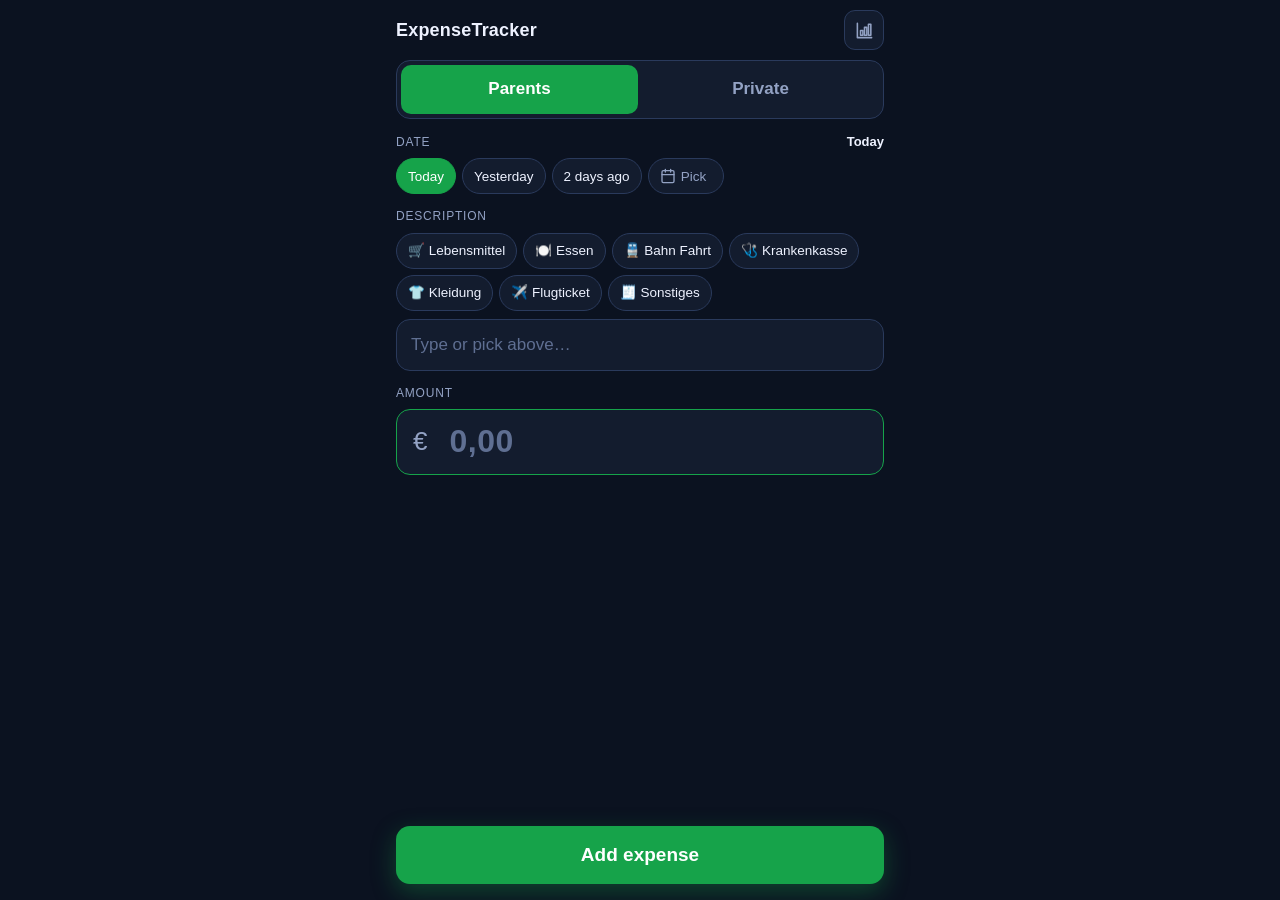
<file: index.html>
<!DOCTYPE html>
<html lang="en">
<head>
  <meta charset="UTF-8" />
  <meta name="viewport" content="width=device-width, initial-scale=1.0, viewport-fit=cover, maximum-scale=1.0, user-scalable=no" />
  <meta name="theme-color" content="#0b1220" />
  <meta name="apple-mobile-web-app-capable" content="yes" />
  <meta name="apple-mobile-web-app-status-bar-style" content="black-translucent" />
  <meta name="apple-mobile-web-app-title" content="Expenses" />
  <title>ExpenseTracker</title>
  <link rel="manifest" href="manifest.webmanifest" />
  <link rel="icon" href="icons/favicon-32.png" sizes="32x32" />
  <link rel="apple-touch-icon" href="icons/apple-touch-icon.png" />
  <link rel="stylesheet" href="styles.css" />
</head>
<body>
  <div class="app">
    <header class="topbar">
      <h1>ExpenseTracker</h1>
      <div class="topbar-right">
        <a href="stats.html" class="iconbtn" title="Statistics" aria-label="Statistics">
          <svg viewBox="0 0 24 24" fill="none" stroke="currentColor" stroke-width="2" stroke-linecap="round" stroke-linejoin="round"><path d="M3 3v18h18"/><rect x="7" y="12" width="3" height="6"/><rect x="12" y="8" width="3" height="10"/><rect x="17" y="4" width="3" height="14"/></svg>
        </a>
      </div>
    </header>

    <form id="form" class="form" autocomplete="off">
      <!-- 0. Classification -->
      <div class="segment" role="radiogroup" aria-label="Whose expense">
        <input type="radio" name="klass" id="k-parents" value="parents" checked />
        <label for="k-parents">Parents</label>
        <input type="radio" name="klass" id="k-private" value="private" />
        <label for="k-private">Private</label>
      </div>

      <!-- 1. Date -->
      <section class="block">
        <div class="block-head">
          <span class="label">Date</span>
          <span class="date-display" id="dateDisplay">Today</span>
        </div>
        <div class="chips" id="dateChips">
          <button type="button" class="chip" data-days="0">Today</button>
          <button type="button" class="chip" data-days="-1">Yesterday</button>
          <button type="button" class="chip" data-days="-2">2 days ago</button>
          <label class="chip chip-cal" for="date">
            <svg viewBox="0 0 24 24" width="16" height="16" fill="none" stroke="currentColor" stroke-width="2" stroke-linecap="round" stroke-linejoin="round"><rect x="3" y="4" width="18" height="18" rx="2"/><path d="M16 2v4M8 2v4M3 10h18"/></svg>
            Pick
          </button>
          <input type="date" id="date" name="date" />
        </div>
      </section>

      <!-- 2. Description -->
      <section class="block">
        <div class="block-head">
          <span class="label">Description</span>
        </div>
        <div class="chips" id="descChips"></div>
        <input type="text" id="desc" name="desc" placeholder="Type or pick above…" list="descHistory" enterkeyhint="next" />
        <datalist id="descHistory"></datalist>
      </section>

      <!-- 3. Amount -->
      <section class="block">
        <div class="block-head">
          <span class="label">Amount</span>
        </div>
        <div class="amount">
          <span class="cur">€</span>
          <input type="text" id="amount" name="amount" inputmode="decimal" placeholder="0,00"
                 pattern="[0-9]*[.,]?[0-9]*" enterkeyhint="done" autocomplete="off" />
        </div>
      </section>

      <div class="spacer"></div>

      <button type="submit" id="submit" class="submit" aria-describedby="syncText">Add expense</button>
      <span id="syncText" class="sr-only"></span>
    </form>

    <section class="recent" id="recentWrap" hidden>
      <div class="recent-head">
        <span class="label">Recent</span>
        <button type="button" id="clearRecent" class="link">clear list</button>
      </div>
      <ul id="recent"></ul>
    </section>
  </div>

  <div id="toast" class="toast" role="status" aria-live="polite"></div>

  <script src="config.js"></script>
  <script src="app.js"></script>
</body>
</html>
</file>
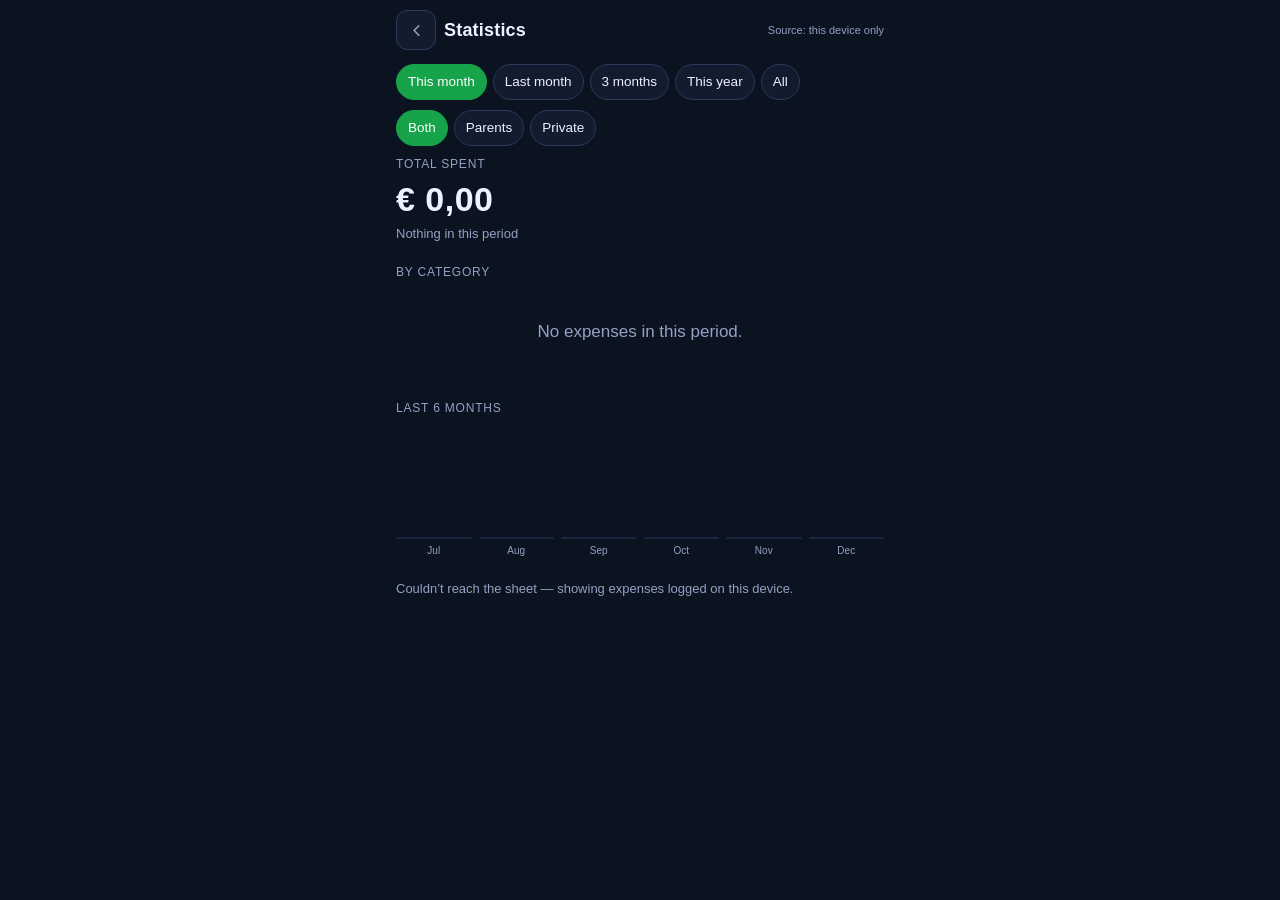
<file: stats.html>
<!DOCTYPE html>
<html lang="en">
<head>
  <meta charset="UTF-8" />
  <meta name="viewport" content="width=device-width, initial-scale=1.0, viewport-fit=cover" />
  <meta name="theme-color" content="#0b1220" />
  <meta name="apple-mobile-web-app-capable" content="yes" />
  <meta name="apple-mobile-web-app-status-bar-style" content="black-translucent" />
  <title>ExpenseTracker · Stats</title>
  <link rel="manifest" href="manifest.webmanifest" />
  <link rel="icon" href="icons/favicon-32.png" sizes="32x32" />
  <link rel="apple-touch-icon" href="icons/apple-touch-icon.png" />
  <link rel="stylesheet" href="styles.css" />
</head>
<body>
  <div class="app">
    <header class="topbar">
      <div class="topbar-right">
        <a href="index.html" class="iconbtn" title="Back" aria-label="Back to entry">
          <svg viewBox="0 0 24 24" fill="none" stroke="currentColor" stroke-width="2" stroke-linecap="round" stroke-linejoin="round"><path d="M15 18l-6-6 6-6"/></svg>
        </a>
        <h1>Statistics</h1>
      </div>
      <div class="source" id="source">…</div>
    </header>

    <div class="filters">
      <div class="chips" id="periodChips">
        <button type="button" class="chip" data-period="month">This month</button>
        <button type="button" class="chip" data-period="lastmonth">Last month</button>
        <button type="button" class="chip" data-period="3mo">3 months</button>
        <button type="button" class="chip" data-period="year">This year</button>
        <button type="button" class="chip" data-period="all">All</button>
      </div>
      <div class="chips" id="klassChips">
        <button type="button" class="chip" data-klass="all">Both</button>
        <button type="button" class="chip" data-klass="parents">Parents</button>
        <button type="button" class="chip" data-klass="private">Private</button>
      </div>
    </div>

    <section>
      <span class="label">Total spent</span>
      <div class="stat-big" id="total">–</div>
      <div class="stat-sub" id="totalSub"></div>
    </section>

    <section class="stats-section">
      <span class="label">By category</span>
      <div id="pie" class="pie-wrap"></div>
    </section>

    <section class="stats-section">
      <span class="label">Last 6 months</span>
      <div class="months" id="byMonth"></div>
    </section>

    <p class="stat-sub" id="hint" style="margin-top:22px"></p>
  </div>

  <div id="toast" class="toast" role="status" aria-live="polite"></div>

  <script src="config.js"></script>
  <script src="stats.js"></script>
</body>
</html>
</file>
<file: styles.css>
:root {
  --bg: #0b1220;
  --surface: #131c2e;
  --surface-2: #1b2740;
  --line: #2a3a5c;
  --text: #eef2ff;
  --muted: #93a2c4;
  --accent: #16a34a;
  --accent-press: #128a3f;
  --warn: #f59e0b;
  --danger: #ef4444;
  --radius: 14px;
  --tap: 52px;
}

* { box-sizing: border-box; -webkit-tap-highlight-color: transparent; }

html, body {
  margin: 0;
  background: var(--bg);
  color: var(--text);
  font-family: -apple-system, BlinkMacSystemFont, "Segoe UI", Roboto, Helvetica, Arial, sans-serif;
  font-size: 17px;
  line-height: 1.35;
  overscroll-behavior-y: none;
}

.app {
  max-width: 520px;
  margin: 0 auto;
  min-height: 100dvh;
  display: flex;
  flex-direction: column;
  padding: max(10px, env(safe-area-inset-top)) 16px calc(16px + env(safe-area-inset-bottom));
}

/* ---- top bar ---- */
.topbar {
  display: flex;
  align-items: center;
  justify-content: space-between;
  margin-bottom: 10px;
}
.topbar h1 {
  font-size: 18px;
  font-weight: 700;
  margin: 0;
  letter-spacing: 0.2px;
}
.sr-only {
  position: absolute; width: 1px; height: 1px; padding: 0; margin: -1px;
  overflow: hidden; clip: rect(0, 0, 0, 0); white-space: nowrap; border: 0;
}

/* ---- form ---- */
.form { display: flex; flex-direction: column; gap: 14px; flex: 1; }

.label { font-size: 12px; text-transform: uppercase; letter-spacing: .8px; color: var(--muted); }

.block { display: flex; flex-direction: column; gap: 8px; }
.block-head { display: flex; align-items: baseline; justify-content: space-between; }
.date-display { font-size: 13px; color: var(--text); font-weight: 600; }

/* ---- segmented control ---- */
.segment {
  display: grid;
  grid-template-columns: 1fr 1fr;
  background: var(--surface);
  border: 1px solid var(--line);
  border-radius: var(--radius);
  padding: 4px;
  gap: 4px;
}
.segment input { position: absolute; opacity: 0; pointer-events: none; }
.segment label {
  text-align: center;
  padding: 13px 0;
  border-radius: 10px;
  font-weight: 600;
  color: var(--muted);
  cursor: pointer;
  transition: background .15s, color .15s;
}
.segment input:checked + label { background: var(--accent); color: #fff; }
.segment input:focus-visible + label { outline: 2px solid #fff; outline-offset: 2px; }

/* ---- chips ---- */
.chips { display: flex; flex-wrap: wrap; gap: 6px; }
.chip {
  min-height: 36px;
  padding: 0 11px;
  display: inline-flex;
  align-items: center;
  gap: 5px;
  background: var(--surface);
  border: 1px solid var(--line);
  color: var(--text);
  border-radius: 999px;
  font-size: 13.5px;
  line-height: 1;
  cursor: pointer;
}
.chip:active { background: var(--surface-2); }
.chip.is-active { background: var(--accent); border-color: var(--accent); color: #fff; }
.chip-cal { color: var(--muted); }
#date {
  /* kept in the DOM for the native picker, visually collapsed into the "Pick" chip */
  width: 1px; height: 1px; opacity: 0; padding: 0; border: 0; margin: 0;
}

/* ---- text input ---- */
input[type="text"] {
  width: 100%;
  min-height: var(--tap);
  background: var(--surface);
  border: 1px solid var(--line);
  border-radius: var(--radius);
  color: var(--text);
  padding: 0 14px;
  font-size: 17px;
}
input[type="text"]:focus { outline: none; border-color: var(--accent); }
input::placeholder { color: #5f6f92; }

/* ---- amount ---- */
.amount {
  display: flex;
  align-items: center;
  background: var(--surface);
  border: 1px solid var(--line);
  border-radius: var(--radius);
  padding: 0 16px;
}
.amount:focus-within { border-color: var(--accent); }
.amount .cur { font-size: 26px; color: var(--muted); margin-right: 8px; }
.amount input {
  flex: 1;
  min-height: 64px;
  background: transparent;
  border: 0;
  color: var(--text);
  font-size: 32px;
  font-weight: 700;
  letter-spacing: .5px;
}
.amount input:focus { outline: none; }

.spacer { flex: 1; min-height: 8px; }

/* ---- submit / sync status: the button's colour IS the sync status ---- */
.submit {
  position: sticky;
  bottom: calc(8px + env(safe-area-inset-bottom));
  min-height: 58px;
  border: 0;
  border-radius: var(--radius);
  background: var(--accent);
  color: #fff;
  font-size: 19px;
  font-weight: 700;
  cursor: pointer;
  box-shadow: 0 8px 24px rgba(22, 163, 74, .35);
  transition: background .25s, box-shadow .25s;
}
.submit.is-ok   { background: var(--accent); box-shadow: 0 8px 24px rgba(22, 163, 74, .35); }
.submit.is-wait { background: var(--warn);   box-shadow: 0 8px 24px rgba(245, 158, 11, .35); }
.submit.is-off  { background: var(--danger); box-shadow: 0 8px 24px rgba(239, 68, 68, .35); }
.submit:active { filter: brightness(.88); transform: translateY(1px); }
.submit:disabled { opacity: .55; box-shadow: none; }
.submit.flash { animation: flash .4s ease; }
@keyframes flash { 0%{background:#22c55e} 100%{background:var(--accent)} }

/* ---- recent ---- */
.recent { margin-top: 18px; }
.recent-head { display: flex; justify-content: space-between; align-items: center; margin-bottom: 8px; }
.link { background: none; border: 0; color: var(--muted); font-size: 12px; text-decoration: underline; cursor: pointer; }
#recent { list-style: none; margin: 0; padding: 0; display: flex; flex-direction: column; gap: 8px; }
#recent li {
  display: flex;
  align-items: center;
  gap: 10px;
  background: var(--surface);
  border: 1px solid var(--line);
  border-radius: 12px;
  padding: 10px 12px;
  font-size: 14px;
}
#recent .r-main { flex: 1; min-width: 0; }
#recent .r-desc { font-weight: 600; white-space: nowrap; overflow: hidden; text-overflow: ellipsis; }
#recent .r-meta { color: var(--muted); font-size: 12px; }
#recent .r-amt { font-weight: 700; white-space: nowrap; }
#recent .r-tag { font-size: 10px; text-transform: uppercase; letter-spacing: .5px; padding: 2px 6px; border-radius: 6px; background: var(--surface-2); color: var(--muted); }
#recent .r-undo { background: none; border: 1px solid var(--line); color: var(--text); border-radius: 8px; padding: 6px 10px; font-size: 12px; cursor: pointer; }
#recent li.is-pending { border-color: #f59e0b55; }
#recent li.is-sent .r-undo { display: none; }
#recent li.is-error { border-color: var(--danger); }

/* ---- toast ---- */
.toast {
  position: fixed;
  left: 50%;
  bottom: calc(84px + env(safe-area-inset-bottom));
  transform: translateX(-50%) translateY(20px);
  background: #0f172a;
  border: 1px solid var(--line);
  color: var(--text);
  padding: 10px 16px;
  border-radius: 999px;
  font-size: 14px;
  opacity: 0;
  pointer-events: none;
  transition: opacity .2s, transform .2s;
  z-index: 50;
}
.toast.show { opacity: 1; transform: translateX(-50%) translateY(0); }
.toast.err { border-color: var(--danger); }

/* ---- top bar right cluster: two square buttons ---- */
.topbar-right { display: flex; align-items: center; gap: 8px; }
.iconbtn {
  display: inline-flex; align-items: center; justify-content: center;
  width: 40px; height: 40px;
  border-radius: 11px;
  background: var(--surface); border: 1px solid var(--line);
  color: var(--muted); text-decoration: none; flex: none;
}
.iconbtn svg { width: 19px; height: 19px; }
.iconbtn:active { background: var(--surface-2); }

/* ---- stats page ---- */
.source { font-size: 11px; color: var(--muted); text-align: right; max-width: 45vw; }
.filters { display: flex; flex-direction: column; gap: 10px; margin: 4px 0 6px; }
.stat-big { font-size: 34px; font-weight: 800; letter-spacing: .5px; margin-top: 2px; }
.stat-sub { color: var(--muted); font-size: 13px; margin-top: 2px; }
.stats-section { margin-top: 22px; }
.stats-section > .label { display: block; margin-bottom: 6px; }

/* donut chart + legend */
.pie-wrap { display: flex; flex-direction: column; align-items: center; gap: 16px; }
.pie-inner { width: 190px; max-width: 62%; }
.donut { width: 100%; height: auto; display: block; }
.donut-total { fill: var(--text); font-weight: 800; text-anchor: middle; }
.donut-cap { fill: var(--muted); font-size: 2.6px; text-anchor: middle; letter-spacing: .15px; }
.legend { list-style: none; margin: 0; padding: 0; width: 100%; display: flex; flex-direction: column; gap: 9px; }
.legend li { display: flex; align-items: center; gap: 9px; font-size: 13px; }
.legend .dot { width: 10px; height: 10px; border-radius: 3px; flex: none; }
.legend .lg-name { font-weight: 600; flex: 1; overflow: hidden; text-overflow: ellipsis; white-space: nowrap; }
.legend .lg-val { color: var(--muted); white-space: nowrap; font-variant-numeric: tabular-nums; }

.months { display: flex; align-items: flex-end; gap: 7px; height: 130px; margin-top: 12px; }
.months .m { flex: 1; display: flex; flex-direction: column; align-items: center; justify-content: flex-end; gap: 5px; height: 100%; }
.months .m-bar { width: 100%; background: var(--accent); border-radius: 6px 6px 0 0; min-height: 2px; transition: height .2s; }
.months .m.dim .m-bar { background: var(--surface-2); }
.months .m-val { font-size: 10px; color: var(--text); }
.months .m-label { font-size: 10px; color: var(--muted); }

.empty { color: var(--muted); text-align: center; padding: 34px 12px; }
.updbtn { background: none; border: 1px solid var(--line); color: var(--text); border-radius: 8px; padding: 6px 10px; font-size: 12px; cursor: pointer; }

@media (prefers-reduced-motion: reduce) {
  * { transition: none !important; animation: none !important; }
}
</file>
